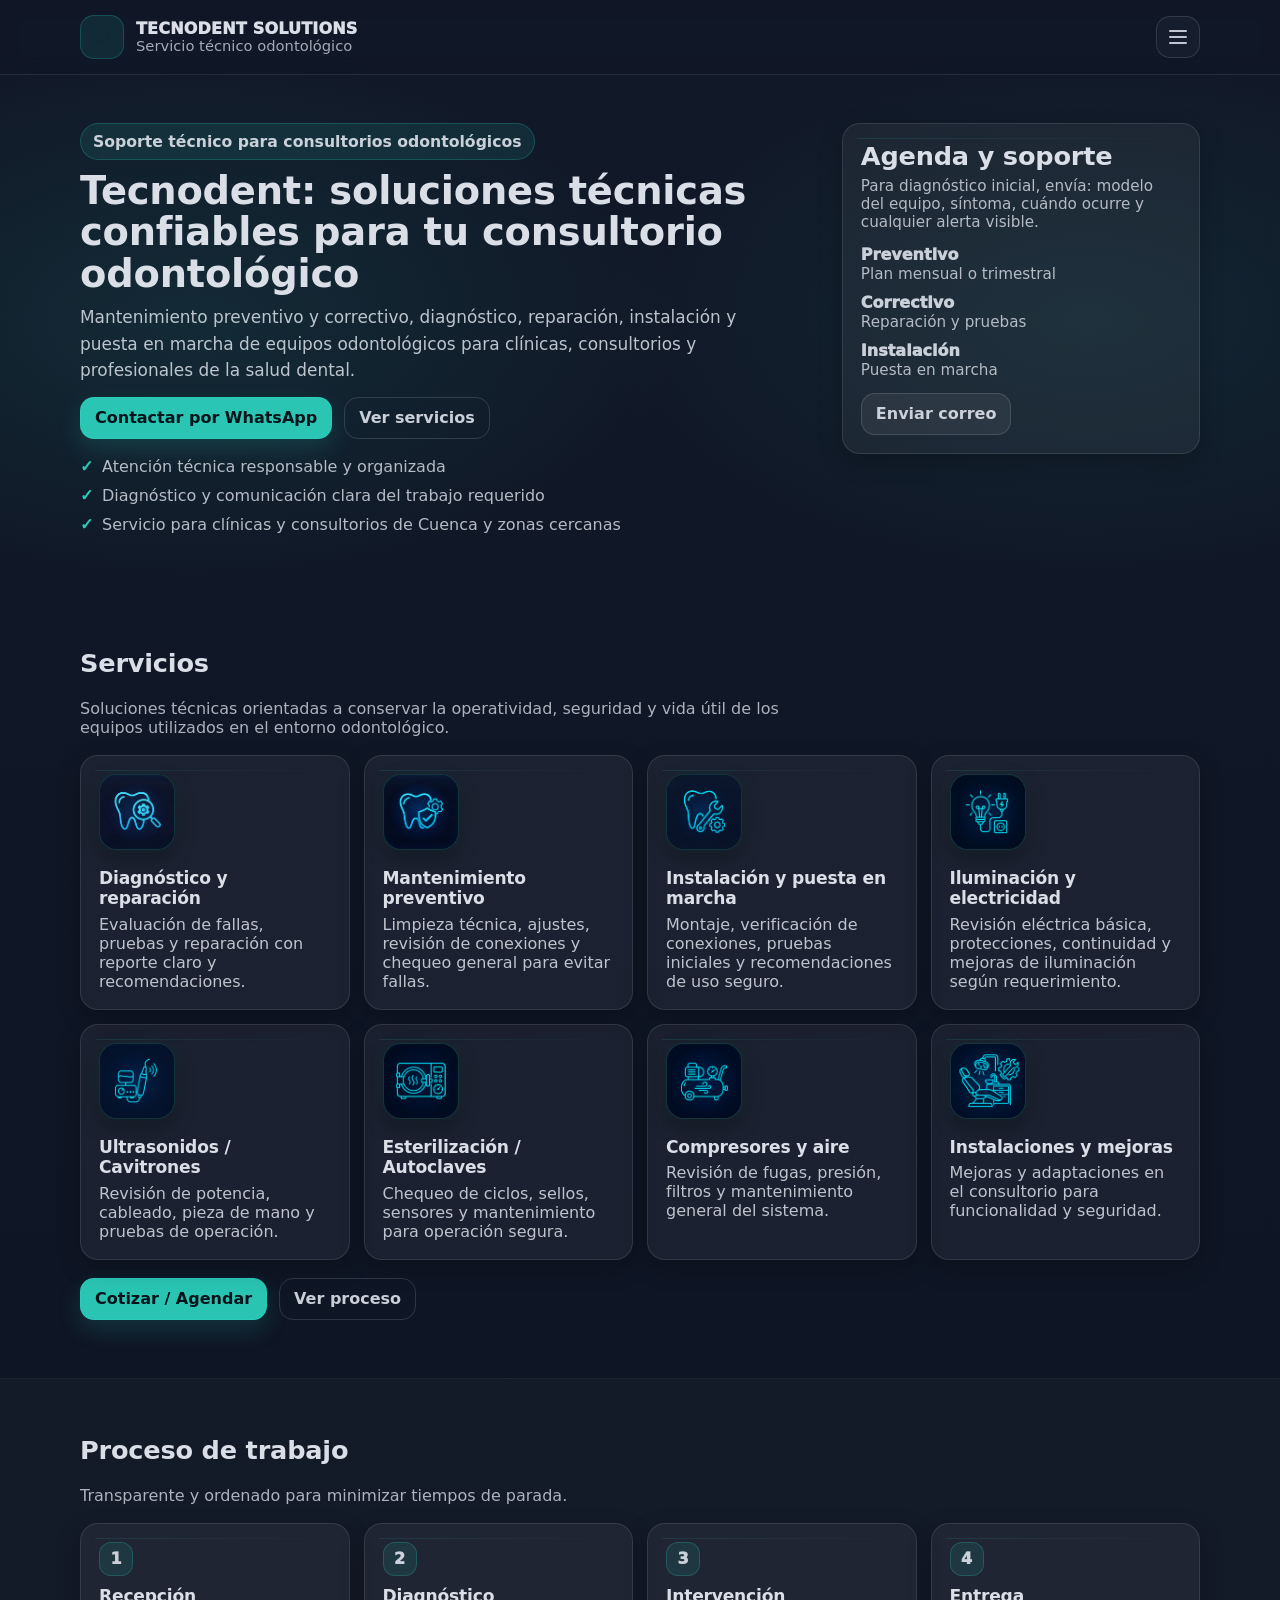
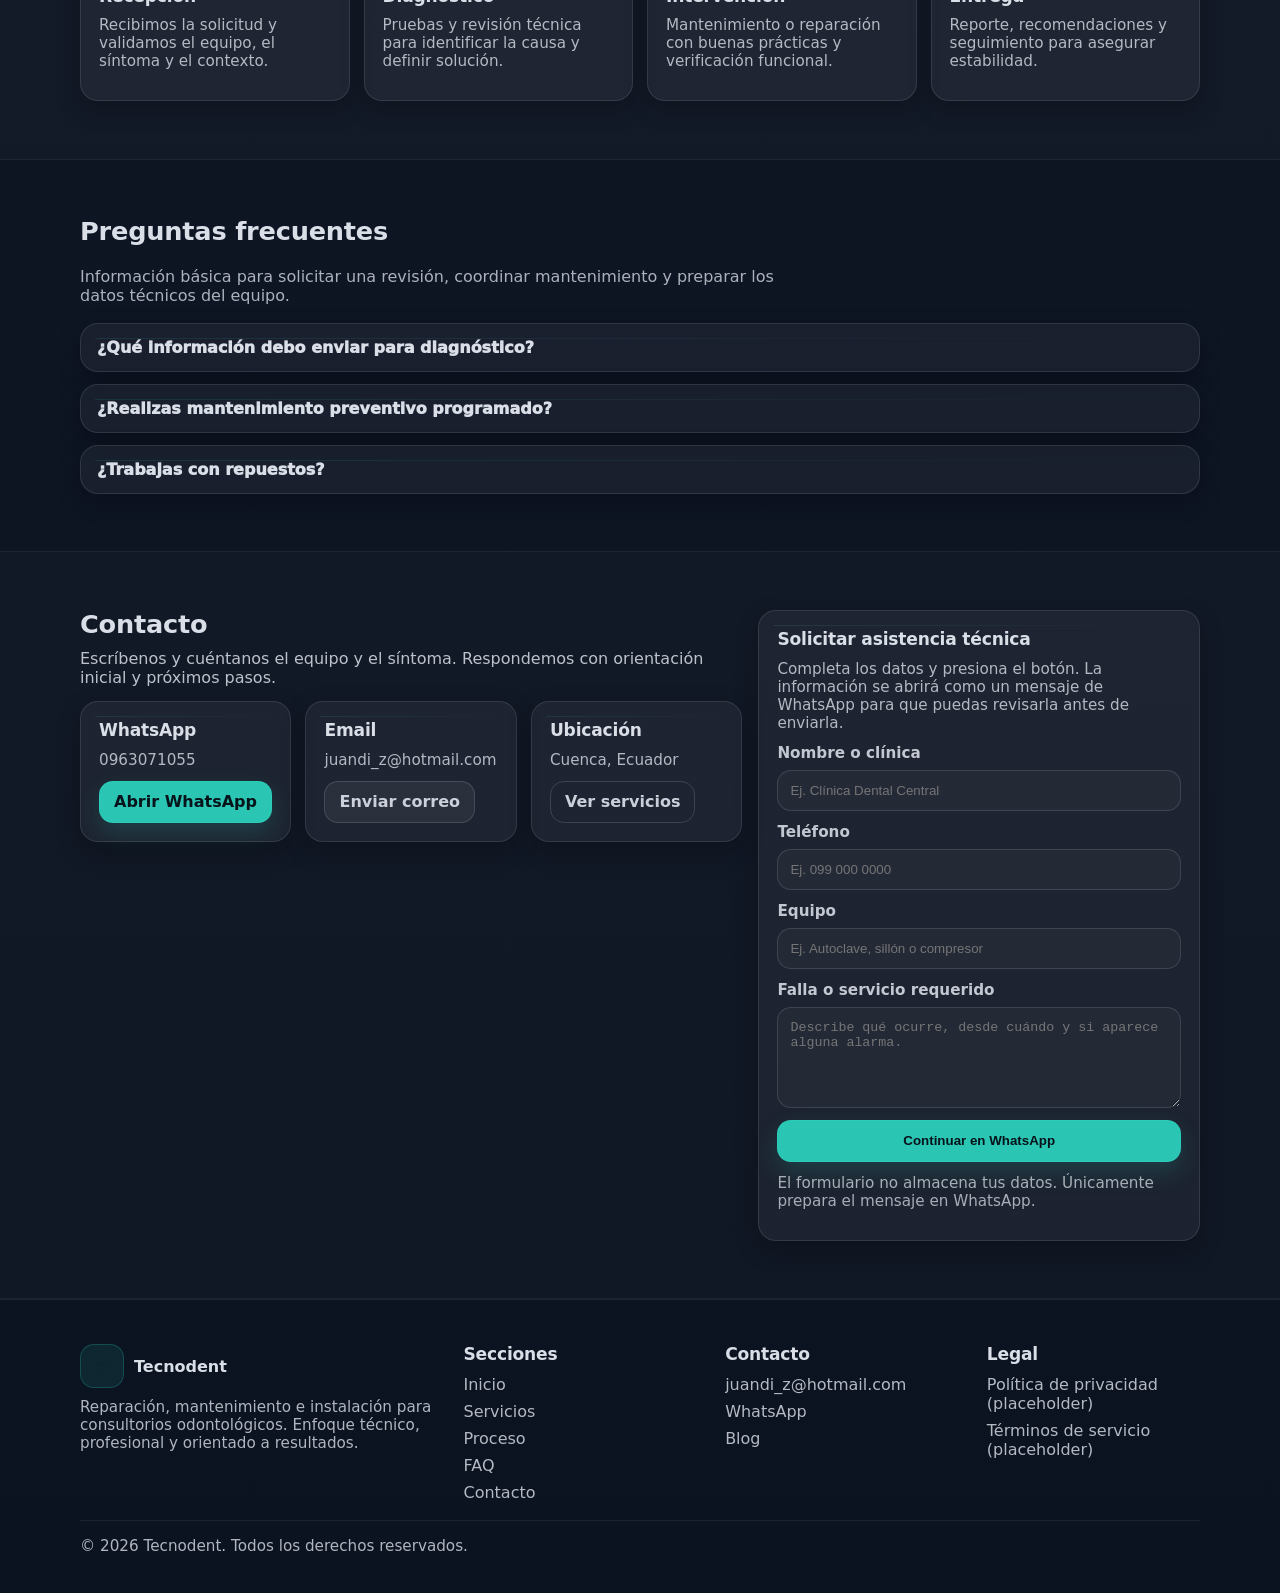
<file: index.html>
<!doctype html>
<html lang="es">
  <head>
    <meta charset="utf-8" />
    <meta name="viewport" content="width=device-width, initial-scale=1" />
    <title>Tecnodent | Servicio técnico odontológico</title>
    <meta
      name="description"
      content="Reparación, mantenimiento e instalación para consultorios odontológicos. Diagnóstico profesional, seguimiento y confianza."
    />
    <meta name="theme-color" content="#111827" />
    <link rel="stylesheet" href="styles.css" />
  </head>

  <body>
    <!-- Skip link para accesibilidad (salta directo al contenido principal) -->
    <a class="skip-link" href="#contenido">Saltar al contenido</a>

    <!-- Header sticky: navegación principal -->
    <header class="site-header" role="banner">
      <div class="container header-inner">
        <a class="brand" href="#inicio" aria-label="Ir al inicio">
          <span class="brand-mark" aria-hidden="true">
            <img
              class="brand-mark__img"
              src="assets/img/Logo.svg"
              width="28"
              height="28"
              alt=""
              decoding="async"
            />
          </span>

          <span class="brand-text">
            <span class="brand-name">TECNODENT SOLUTIONS</span>
            <span class="brand-tag">Servicio técnico odontológico</span>
          </span>
        </a>

        <details class="nav-wrap">
          <summary class="nav-summary" aria-label="Abrir menú">
            <span class="sr-only">Abrir menú</span>
            <span class="nav-icon" aria-hidden="true"></span>
          </summary>

          <nav class="nav" aria-label="Navegación principal">
            <a href="#servicios">Servicios</a>
            <a href="#proceso">Proceso</a>
            <a href="#faq">FAQ</a>
            <a href="#contacto" class="nav-cta">Contacto</a>
            <a href="blog.html">Blog</a>
          </nav>
        </details>
      </div>
    </header>

    <main id="contenido">
      <!-- Hero / Inicio -->
      <section id="inicio" class="hero">
        <div class="container hero-grid">
          <div>
            <p class="eyebrow">
              <span class="badge"
                >Soporte técnico para consultorios odontológicos</span
              >
            </p>
            <h1>
              Tecnodent: soluciones técnicas confiables para tu consultorio
              odontológico
            </h1>
            <p class="lead">
              Mantenimiento preventivo y correctivo, diagnóstico, reparación,
              instalación y puesta en marcha de equipos odontológicos para
              clínicas, consultorios y profesionales de la salud dental.
            </p>

            <div class="hero-actions">
              <a
                class="btn btn-primary"
                id="cta-whatsapp"
                href="https://wa.me/593963071055"
                aria-label="Escribir por WhatsApp"
              >
                Contactar por WhatsApp
              </a>
              <a class="btn btn-ghost" href="#servicios">Ver servicios</a>
            </div>

            <ul class="hero-bullets">
              <li>Atención técnica responsable y organizada</li>
              <li>Diagnóstico y comunicación clara del trabajo requerido</li>
              <li>
                Servicio para clínicas y consultorios de Cuenca y zonas cercanas
              </li>
            </ul>
          </div>

          <div class="hero-card card">
            <h2 class="h3">Agenda y soporte</h2>
            <p class="small">
              Para diagnóstico inicial, envía: modelo del equipo, síntoma,
              cuándo ocurre y cualquier alerta visible.
            </p>

            <div class="mini-stats">
              <div>
                <span class="stat">Preventivo</span>
                <span class="small">Plan mensual o trimestral</span>
              </div>
              <div>
                <span class="stat">Correctivo</span>
                <span class="small">Reparación y pruebas</span>
              </div>
              <div>
                <span class="stat">Instalación</span>
                <span class="small">Puesta en marcha</span>
              </div>
            </div>

            <a class="btn btn-secondary" href="mailto:juandi_z@hotmail.com"
              >Enviar correo</a
            >
          </div>
        </div>
      </section>

      <!-- Servicios -->
      <section id="servicios" class="section">
        <div class="container">
          <header class="section-header">
            <h2>Servicios</h2>
            <p>
              Soluciones técnicas orientadas a conservar la operatividad,
              seguridad y vida útil de los equipos utilizados en el entorno
              odontológico.
            </p>
          </header>

          <div class="grid cards-8">
            <!-- 1. Diagnóstico y reparación -->
            <article
              class="card service-card"
              data-service="diagnostico-y-reparacion"
            >
              <div class="icon service-icon" aria-hidden="true">
                <img
                  src="assets/icons-servicios/Diag_Rep.png"
                  alt=""
                  width="1024"
                  height="1024"
                  loading="lazy"
                  decoding="async"
                />
              </div>

              <h3>Diagnóstico y reparación</h3>

              <p>
                Evaluación de fallas, pruebas y reparación con reporte claro y
                recomendaciones.
              </p>
            </article>

            <!-- 2. Mantenimiento preventivo -->
            <article
              class="card service-card"
              data-service="mantenimiento-preventivo"
            >
              <div class="icon service-icon" aria-hidden="true">
                <img
                  src="assets/icons-servicios/man_prev.png"
                  alt=""
                  width="1024"
                  height="1024"
                  loading="lazy"
                  decoding="async"
                />
              </div>

              <h3>Mantenimiento preventivo</h3>

              <p>
                Limpieza técnica, ajustes, revisión de conexiones y chequeo
                general para evitar fallas.
              </p>
            </article>

            <!-- 3. Instalación y puesta en marcha -->
            <article
              class="card service-card"
              data-service="instalacion-y-puesta-en-marcha"
            >
              <div class="icon service-icon" aria-hidden="true">
                <img
                  src="assets/icons-servicios/ins_pues.png"
                  alt=""
                  width="1024"
                  height="1024"
                  loading="lazy"
                  decoding="async"
                />
              </div>

              <h3>Instalación y puesta en marcha</h3>

              <p>
                Montaje, verificación de conexiones, pruebas iniciales y
                recomendaciones de uso seguro.
              </p>
            </article>

            <!-- 4. Iluminación y electricidad -->
            <article
              class="card service-card"
              data-service="iluminacion-y-electricidad"
            >
              <div class="icon service-icon" aria-hidden="true">
                <img
                  src="assets/icons-servicios/ilu_elec.png"
                  alt=""
                  width="1024"
                  height="1024"
                  loading="lazy"
                  decoding="async"
                />
              </div>

              <h3>Iluminación y electricidad</h3>

              <p>
                Revisión eléctrica básica, protecciones, continuidad y mejoras
                de iluminación según requerimiento.
              </p>
            </article>

            <!-- 5. Ultrasonidos / Cavitrones -->
            <article
              class="card service-card"
              data-service="ultrasonidos-cavitrones"
            >
              <div class="icon service-icon" aria-hidden="true">
                <img
                  src="assets/icons-servicios/ult_cav.png"
                  alt=""
                  width="1024"
                  height="1024"
                  loading="lazy"
                  decoding="async"
                />
              </div>

              <h3>Ultrasonidos / Cavitrones</h3>

              <p>
                Revisión de potencia, cableado, pieza de mano y pruebas de
                operación.
              </p>
            </article>

            <!-- 6. Esterilización / Autoclaves -->
            <article
              class="card service-card"
              data-service="autoclaves-y-esterilizacion"
            >
              <div class="icon service-icon" aria-hidden="true">
                <img
                  src="assets/icons-servicios/est_aut.png"
                  alt=""
                  width="1024"
                  height="1024"
                  loading="lazy"
                  decoding="async"
                />
              </div>

              <h3>Esterilización / Autoclaves</h3>

              <p>
                Chequeo de ciclos, sellos, sensores y mantenimiento para
                operación segura.
              </p>
            </article>

            <!-- 7. Compresores y aire -->
            <article
              class="card service-card"
              data-service="compresores-y-aire"
            >
              <div class="icon service-icon" aria-hidden="true">
                <img
                  src="assets/icons-servicios/comp.png"
                  alt=""
                  width="1024"
                  height="1024"
                  loading="lazy"
                  decoding="async"
                />
              </div>

              <h3>Compresores y aire</h3>

              <p>
                Revisión de fugas, presión, filtros y mantenimiento general del
                sistema.
              </p>
            </article>

            <!-- 8. Instalaciones y mejoras -->
            <article
              class="card service-card"
              data-service="instalaciones-y-mejoras"
            >
              <div class="icon service-icon" aria-hidden="true">
                <img
                  src="assets/icons-servicios/inst_mej.png"
                  alt=""
                  width="1024"
                  height="1024"
                  loading="lazy"
                  decoding="async"
                />
              </div>

              <h3>Instalaciones y mejoras</h3>

              <p>
                Mejoras y adaptaciones en el consultorio para funcionalidad y
                seguridad.
              </p>
            </article>
          </div>

          <div class="section-cta">
            <a class="btn btn-primary" href="#contacto">Cotizar / Agendar</a>
            <a class="btn btn-ghost" href="#proceso">Ver proceso</a>
          </div>
        </div>
      </section>

      <!-- Proceso -->
      <section id="proceso" class="section section-muted">
        <div class="container">
          <header class="section-header">
            <h2>Proceso de trabajo</h2>
            <p>Transparente y ordenado para minimizar tiempos de parada.</p>
          </header>

          <div class="grid cards-4 process">
            <article class="card">
              <div class="step">1</div>
              <h3>Recepción</h3>
              <p class="small">
                Recibimos la solicitud y validamos el equipo, el síntoma y el
                contexto.
              </p>
            </article>

            <article class="card">
              <div class="step">2</div>
              <h3>Diagnóstico</h3>
              <p class="small">
                Pruebas y revisión técnica para identificar la causa y definir
                solución.
              </p>
            </article>

            <article class="card">
              <div class="step">3</div>
              <h3>Intervención</h3>
              <p class="small">
                Mantenimiento o reparación con buenas prácticas y verificación
                funcional.
              </p>
            </article>

            <article class="card">
              <div class="step">4</div>
              <h3>Entrega</h3>
              <p class="small">
                Reporte, recomendaciones y seguimiento para asegurar
                estabilidad.
              </p>
            </article>
          </div>
        </div>
      </section>

      <!-- FAQ -->
      <section id="faq" class="section">
        <div class="container">
          <header class="section-header">
            <h2>Preguntas frecuentes</h2>
            <p>
              Información básica para solicitar una revisión, coordinar
              mantenimiento y preparar los datos técnicos del equipo.
            </p>
          </header>

          <div class="accordion">
            <details class="card">
              <summary>¿Qué información debo enviar para diagnóstico?</summary>
              <div class="details-content small">
                Modelo del equipo, descripción del síntoma, cuándo ocurre, fotos
                o videos si es posible y cualquier alarma o código.
              </div>
            </details>

            <details class="card">
              <summary>¿Realizas mantenimiento preventivo programado?</summary>
              <div class="details-content small">
                Sí. Se puede planificar mensual o trimestral según carga de
                trabajo y criticidad de equipos.
              </div>
            </details>

            <details class="card">
              <summary>¿Trabajas con repuestos?</summary>
              <div class="details-content small">
                Dependiendo del equipo, se gestionan repuestos compatibles y se
                valida funcionamiento antes de entrega.
              </div>
            </details>
          </div>
        </div>
      </section>

      <!-- Contacto -->
      <section id="contacto" class="section section-muted">
        <div class="container split">
          <div>
            <h2>Contacto</h2>
            <p>
              Escríbenos y cuéntanos el equipo y el síntoma. Respondemos con
              orientación inicial y próximos pasos.
            </p>

            <div class="contact-cards">
              <div class="card">
                <h3>WhatsApp</h3>
                <p class="small">0963071055</p>
                <a
                  class="btn btn-primary"
                  id="contacto-whatsapp"
                  href="https://wa.me/593963071055"
                  >Abrir WhatsApp</a
                >
              </div>

              <div class="card">
                <h3>Email</h3>
                <p class="small">juandi_z@hotmail.com</p>
                <a class="btn btn-secondary" href="mailto:juandi_z@hotmail.com"
                  >Enviar correo</a
                >
              </div>

              <div class="card">
                <h3>Ubicación</h3>
                <p class="small">Cuenca, Ecuador</p>
                <a class="btn btn-ghost" href="#servicios">Ver servicios</a>
              </div>
            </div>
          </div>

          <div class="card">
            <h3 class="h3">Solicitar asistencia técnica</h3>

            <p class="small">
              Completa los datos y presiona el botón. La información se abrirá
              como un mensaje de WhatsApp para que puedas revisarla antes de
              enviarla.
            </p>

            <form class="form" id="whatsapp-form">
              <label for="contact-name">
                Nombre o clínica
                <input
                  id="contact-name"
                  type="text"
                  name="name"
                  autocomplete="name"
                  placeholder="Ej. Clínica Dental Central"
                  required
                />
              </label>

              <label for="contact-phone">
                Teléfono
                <input
                  id="contact-phone"
                  type="tel"
                  name="phone"
                  autocomplete="tel"
                  placeholder="Ej. 099 000 0000"
                />
              </label>

              <label for="contact-equipment">
                Equipo
                <input
                  id="contact-equipment"
                  type="text"
                  name="equipment"
                  placeholder="Ej. Autoclave, sillón o compresor"
                  required
                />
              </label>

              <label for="contact-message">
                Falla o servicio requerido
                <textarea
                  id="contact-message"
                  name="message"
                  rows="5"
                  placeholder="Describe qué ocurre, desde cuándo y si aparece alguna alarma."
                  required
                ></textarea>
              </label>

              <button class="btn btn-primary" type="submit">
                Continuar en WhatsApp
              </button>

              <p class="small muted">
                El formulario no almacena tus datos. Únicamente prepara el
                mensaje en WhatsApp.
              </p>
            </form>
          </div>
        </div>
      </section>
    </main>

    <!-- Footer -->
    <footer class="site-footer">
      <div class="container footer-grid">
        <div>
          <div class="footer-brand">
            <span class="brand-mark" aria-hidden="true">
              <img
                class="brand-mark__img"
                src="assets/img/Logo.svg"
                width="26"
                height="26"
                alt=""
                decoding="async"
              />
            </span>
            <strong>Tecnodent</strong>
          </div>
          <p class="small">
            Reparación, mantenimiento e instalación para consultorios
            odontológicos. Enfoque técnico, profesional y orientado a
            resultados.
          </p>
        </div>

        <div>
          <h3>Secciones</h3>
          <ul class="footer-links">
            <li><a href="#inicio">Inicio</a></li>
            <li><a href="#servicios">Servicios</a></li>
            <li><a href="#proceso">Proceso</a></li>
            <li><a href="#faq">FAQ</a></li>
            <li><a href="#contacto">Contacto</a></li>
          </ul>
        </div>

        <div>
          <h3>Contacto</h3>
          <ul class="footer-links">
            <li>
              <a href="mailto:juandi_z@hotmail.com">juandi_z@hotmail.com</a>
            </li>
            <li><a href="https://wa.me/593963071055">WhatsApp</a></li>
            <li><a href="blog.html">Blog</a></li>
          </ul>
        </div>

        <div>
          <h3>Legal</h3>
          <ul class="footer-links">
            <li><a href="#">Política de privacidad (placeholder)</a></li>
            <li><a href="#">Términos de servicio (placeholder)</a></li>
          </ul>
        </div>
      </div>

      <div class="container footer-bottom">
        <p class="small">
          © <span id="year">2026</span> Tecnodent. Todos los derechos
          reservados.
        </p>
      </div>
    </footer>
    <script src="script.js"></script>
  </body>
</html>
</file>
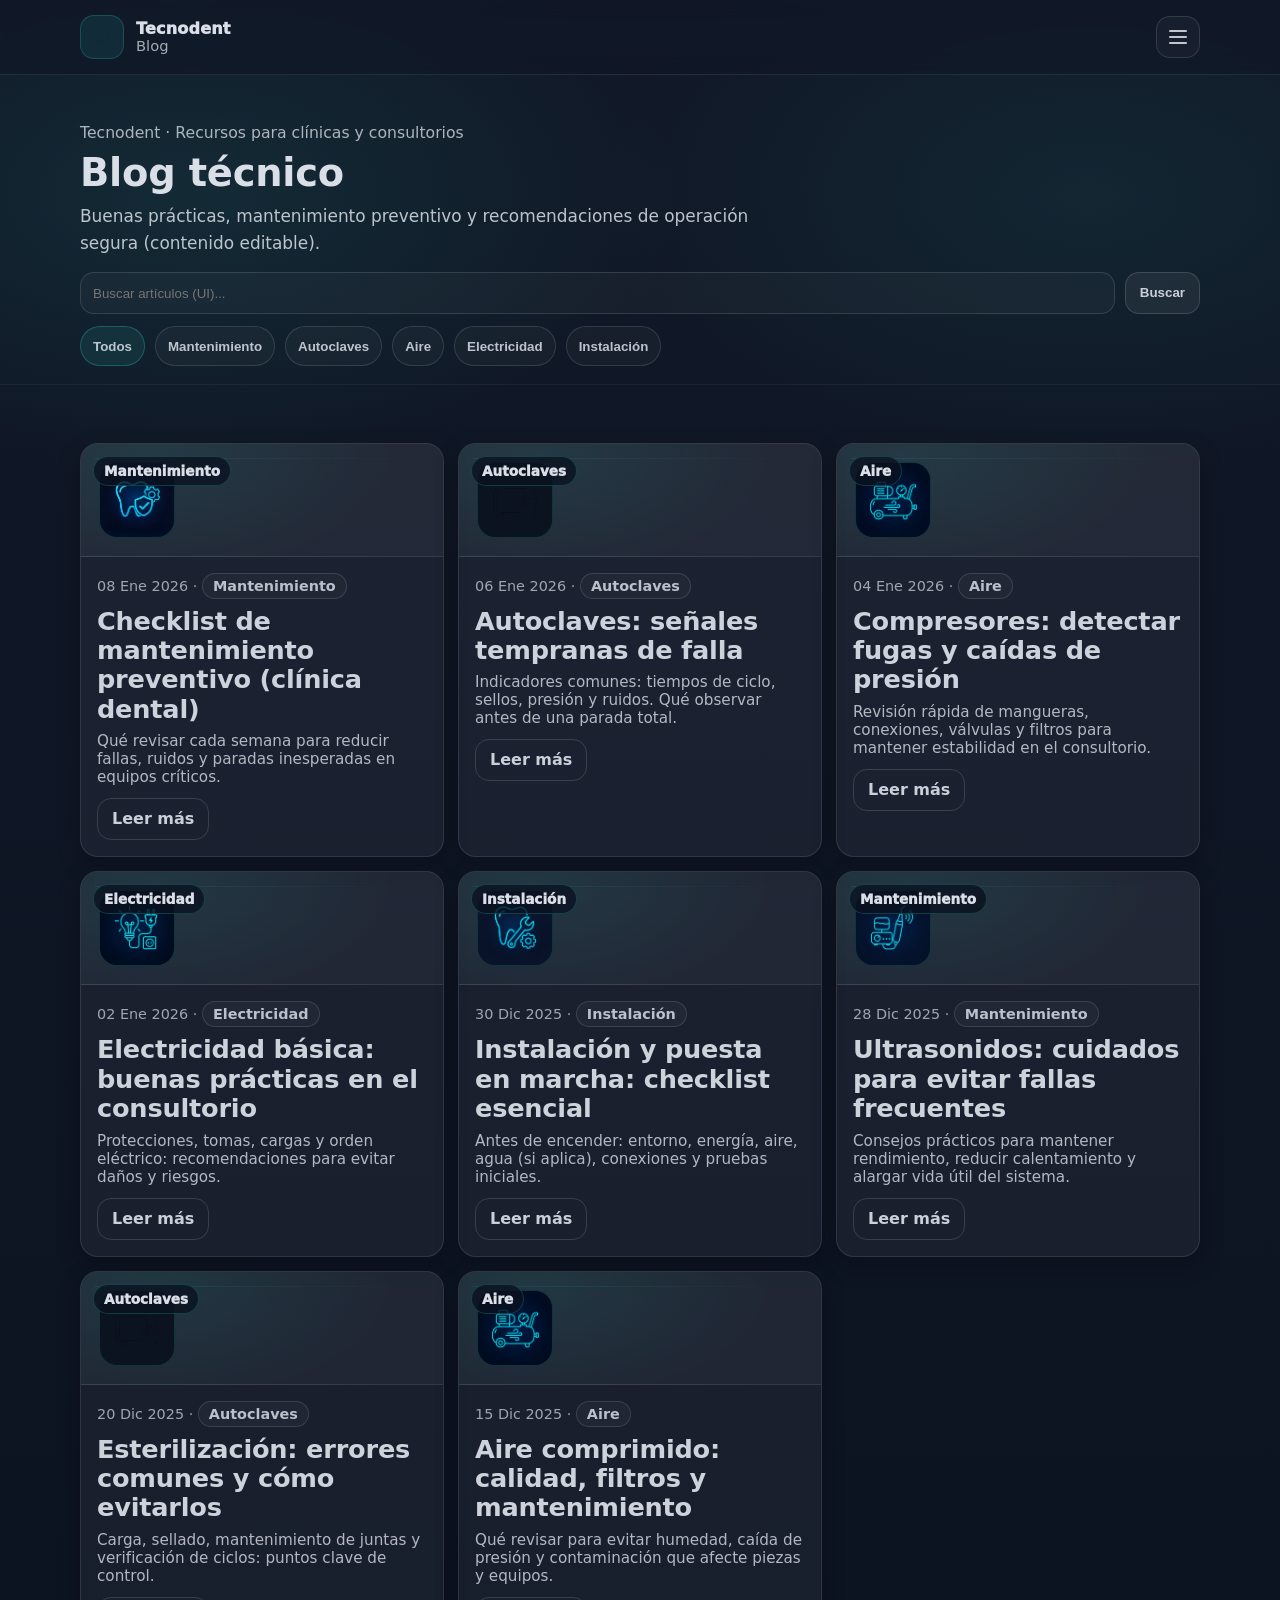
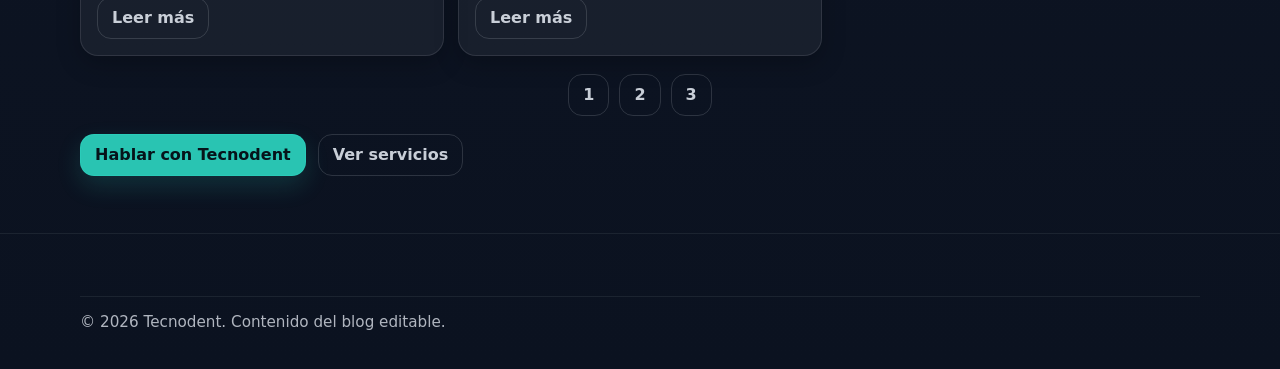
<file: blog.html>
<!doctype html>
<html lang="es">
  <head>
    <meta charset="utf-8" />
    <meta name="viewport" content="width=device-width, initial-scale=1" />
    <title>Blog | Tecnodent</title>
    <meta
      name="description"
      content="Consejos de mantenimiento, seguridad y operación para equipos odontológicos."
    />
    <link rel="stylesheet" href="styles.css" />
    <meta name="theme-color" content="#111827" />
  </head>

  <body>
    <a class="skip-link" href="#contenido">Saltar al contenido</a>

    <header class="site-header" role="banner">
      <div class="container header-inner">
        <a class="brand" href="index.html" aria-label="Ir al inicio">
          <span class="brand-mark" aria-hidden="true">
            <img
              class="brand-mark__img"
              src="assets/img/Logo.svg"
              width="28"
              height="28"
              alt=""
              decoding="async"
            />
          </span>
          <span class="brand-text">
            <span class="brand-name">Tecnodent</span>
            <span class="brand-tag">Blog</span>
          </span>
        </a>

        <details class="nav-wrap">
          <summary class="nav-summary" aria-label="Abrir menú">
            <span class="sr-only">Abrir menú</span>
            <span class="nav-icon" aria-hidden="true"></span>
          </summary>

          <nav class="nav" aria-label="Navegación principal">
            <a href="index.html#servicios">Servicios</a>
            <a href="index.html#proceso">Proceso</a>
            <a href="index.html#faq">FAQ</a>
            <a href="index.html#contacto" class="nav-cta">Contacto</a>
            <a href="blog.html" aria-current="page">Blog</a>
          </nav>
        </details>
      </div>
    </header>

    <main id="contenido">
      <section class="page-hero">
        <div class="container">
          <p class="eyebrow">
            Tecnodent · Recursos para clínicas y consultorios
          </p>
          <h1>Blog técnico</h1>
          <p class="lead">
            Buenas prácticas, mantenimiento preventivo y recomendaciones de
            operación segura (contenido editable).
          </p>

          <!-- Barra de búsqueda visual (UI-only, sin JS) -->
          <form
            class="search"
            role="search"
            aria-label="Buscar en el blog (solo interfaz)"
          >
            <label class="sr-only" for="q">Buscar</label>
            <input
              id="q"
              name="q"
              type="search"
              placeholder="Buscar artículos (UI)..."
            />
            <button class="btn btn-secondary" type="submit">Buscar</button>
          </form>

          <!-- Chips de categorías (solo UI) -->
          <div class="chips" aria-label="Categorías (solo interfaz)">
            <button class="chip is-active" type="button">Todos</button>
            <button class="chip" type="button">Mantenimiento</button>
            <button class="chip" type="button">Autoclaves</button>
            <button class="chip" type="button">Aire</button>
            <button class="chip" type="button">Electricidad</button>
            <button class="chip" type="button">Instalación</button>
          </div>
        </div>
      </section>

      <section class="section">
        <div class="container">
          <div class="grid posts-8">
            <article
              class="card post-card"
              data-post="checklist-mantenimiento"
              data-category="Mantenimiento"
            >
              <a
                class="post-media"
                href="post.html"
                aria-label="Leer artículo: Checklist de mantenimiento preventivo (clínica dental)"
              >
                <span class="media-badge">Mantenimiento</span>
                <span class="media-placeholder" aria-hidden="true">
                  <img
                    src="assets/icons-servicios/man_prev.png"
                    width="48"
                    height="48"
                    alt=""
                    decoding="async"
                  />
                </span>
              </a>
              <div class="post-body">
                <p class="meta">
                  08 Ene 2026 · <span class="tag">Mantenimiento</span>
                </p>
                <h2 class="post-title">
                  <a href="post.html"
                    >Checklist de mantenimiento preventivo (clínica dental)</a
                  >
                </h2>
                <p class="small">
                  Qué revisar cada semana para reducir fallas, ruidos y paradas
                  inesperadas en equipos críticos.
                </p>
                <a class="btn btn-ghost" href="post.html">Leer más</a>
              </div>
            </article>

            <article
              class="card post-card"
              data-post="autoclaves-senales"
              data-category="Autoclaves"
            >
              <a
                class="post-media"
                href="post.html"
                aria-label="Leer artículo: Autoclaves: señales tempranas de falla"
              >
                <span class="media-badge">Autoclaves</span>
                <span class="media-placeholder" aria-hidden="true">
                  <img
                    src="assets/img/autoclaves-y-esterilizacion.svg"
                    width="48"
                    height="48"
                    alt=""
                    decoding="async"
                  />
                </span>
              </a>
              <div class="post-body">
                <p class="meta">
                  06 Ene 2026 · <span class="tag">Autoclaves</span>
                </p>
                <h2 class="post-title">
                  <a href="post.html">Autoclaves: señales tempranas de falla</a>
                </h2>
                <p class="small">
                  Indicadores comunes: tiempos de ciclo, sellos, presión y
                  ruidos. Qué observar antes de una parada total.
                </p>
                <a class="btn btn-ghost" href="post.html">Leer más</a>
              </div>
            </article>

            <article
              class="card post-card"
              data-post="compresor-fugas"
              data-category="Aire"
            >
              <a
                class="post-media"
                href="post.html"
                aria-label="Leer artículo: Compresores: cómo detectar fugas y caídas de presión"
              >
                <span class="media-badge">Aire</span>
                <span class="media-placeholder" aria-hidden="true">
                  <img
                    src="assets/icons-servicios/comp.png"
                    width="48"
                    height="48"
                    alt=""
                    decoding="async"
                  />
                </span>
              </a>
              <div class="post-body">
                <p class="meta">04 Ene 2026 · <span class="tag">Aire</span></p>
                <h2 class="post-title">
                  <a href="post.html"
                    >Compresores: detectar fugas y caídas de presión</a
                  >
                </h2>
                <p class="small">
                  Revisión rápida de mangueras, conexiones, válvulas y filtros
                  para mantener estabilidad en el consultorio.
                </p>
                <a class="btn btn-ghost" href="post.html">Leer más</a>
              </div>
            </article>

            <article
              class="card post-card"
              data-post="iluminacion-segura"
              data-category="Electricidad"
            >
              <a
                class="post-media"
                href="post.html"
                aria-label="Leer artículo: Electricidad básica: buenas prácticas en el consultorio"
              >
                <span class="media-badge">Electricidad</span>
                <span class="media-placeholder" aria-hidden="true">
                  <img
                    src="assets/icons-servicios/ilu_elec.png"
                    width="48"
                    height="48"
                    alt=""
                    decoding="async"
                  />
                </span>
              </a>
              <div class="post-body">
                <p class="meta">
                  02 Ene 2026 · <span class="tag">Electricidad</span>
                </p>
                <h2 class="post-title">
                  <a href="post.html"
                    >Electricidad básica: buenas prácticas en el consultorio</a
                  >
                </h2>
                <p class="small">
                  Protecciones, tomas, cargas y orden eléctrico: recomendaciones
                  para evitar daños y riesgos.
                </p>
                <a class="btn btn-ghost" href="post.html">Leer más</a>
              </div>
            </article>

            <article
              class="card post-card"
              data-post="instalacion-puesta-en-marcha"
              data-category="Instalación"
            >
              <a
                class="post-media"
                href="post.html"
                aria-label="Leer artículo: Instalación y puesta en marcha: checklist esencial"
              >
                <span class="media-badge">Instalación</span>
                <span class="media-placeholder" aria-hidden="true">
                  <img
                    src="assets/icons-servicios/ins_pues.png"
                    width="48"
                    height="48"
                    alt=""
                    decoding="async"
                  />
                </span>
              </a>
              <div class="post-body">
                <p class="meta">
                  30 Dic 2025 · <span class="tag">Instalación</span>
                </p>
                <h2 class="post-title">
                  <a href="post.html"
                    >Instalación y puesta en marcha: checklist esencial</a
                  >
                </h2>
                <p class="small">
                  Antes de encender: entorno, energía, aire, agua (si aplica),
                  conexiones y pruebas iniciales.
                </p>
                <a class="btn btn-ghost" href="post.html">Leer más</a>
              </div>
            </article>

            <article
              class="card post-card"
              data-post="ultrasonidos-cuidados"
              data-category="Mantenimiento"
            >
              <a
                class="post-media"
                href="post.html"
                aria-label="Leer artículo: Ultrasonidos: cuidados para evitar fallas frecuentes"
              >
                <span class="media-badge">Mantenimiento</span>
                <span class="media-placeholder" aria-hidden="true">
                  <img
                    src="assets/icons-servicios/ult_cav.png"
                    width="48"
                    height="48"
                    alt=""
                    decoding="async"
                  />
                </span>
              </a>
              <div class="post-body">
                <p class="meta">
                  28 Dic 2025 · <span class="tag">Mantenimiento</span>
                </p>
                <h2 class="post-title">
                  <a href="post.html"
                    >Ultrasonidos: cuidados para evitar fallas frecuentes</a
                  >
                </h2>
                <p class="small">
                  Consejos prácticos para mantener rendimiento, reducir
                  calentamiento y alargar vida útil del sistema.
                </p>
                <a class="btn btn-ghost" href="post.html">Leer más</a>
              </div>
            </article>

            <article
              class="card post-card"
              data-post="seguridad-esterilizacion"
              data-category="Autoclaves"
            >
              <a
                class="post-media"
                href="post.html"
                aria-label="Leer artículo: Esterilización: errores comunes y cómo evitarlos"
              >
                <span class="media-badge">Autoclaves</span>
                <span class="media-placeholder" aria-hidden="true">
                  <img
                    src="assets/img/autoclaves-y-esterilizacion.svg"
                    width="48"
                    height="48"
                    alt=""
                    decoding="async"
                  />
                </span>
              </a>
              <div class="post-body">
                <p class="meta">
                  20 Dic 2025 · <span class="tag">Autoclaves</span>
                </p>
                <h2 class="post-title">
                  <a href="post.html"
                    >Esterilización: errores comunes y cómo evitarlos</a
                  >
                </h2>
                <p class="small">
                  Carga, sellado, mantenimiento de juntas y verificación de
                  ciclos: puntos clave de control.
                </p>
                <a class="btn btn-ghost" href="post.html">Leer más</a>
              </div>
            </article>

            <article
              class="card post-card"
              data-post="aire-calidad"
              data-category="Aire"
            >
              <a
                class="post-media"
                href="post.html"
                aria-label="Leer artículo: Aire comprimido: calidad, filtros y mantenimiento"
              >
                <span class="media-badge">Aire</span>
                <span class="media-placeholder" aria-hidden="true">
                  <img
                    src="assets/icons-servicios/comp.png"
                    width="48"
                    height="48"
                    alt=""
                    decoding="async"
                  />
                </span>
              </a>
              <div class="post-body">
                <p class="meta">15 Dic 2025 · <span class="tag">Aire</span></p>
                <h2 class="post-title">
                  <a href="post.html"
                    >Aire comprimido: calidad, filtros y mantenimiento</a
                  >
                </h2>
                <p class="small">
                  Qué revisar para evitar humedad, caída de presión y
                  contaminación que afecte piezas y equipos.
                </p>
                <a class="btn btn-ghost" href="post.html">Leer más</a>
              </div>
            </article>
          </div>

          <nav class="pagination" aria-label="Paginación (solo interfaz)">
            <a class="btn btn-ghost" href="blog.html" aria-current="page">1</a>
            <a class="btn btn-ghost" href="blog.html">2</a>
            <a class="btn btn-ghost" href="blog.html">3</a>
          </nav>

          <div class="section-cta">
            <a class="btn btn-primary" href="index.html#contacto"
              >Hablar con Tecnodent</a
            >
            <a class="btn btn-ghost" href="index.html#servicios"
              >Ver servicios</a
            >
          </div>
        </div>
      </section>
    </main>

    <footer class="site-footer">
      <div class="container footer-bottom">
        <p class="small">
          © <span id="year">2026</span> Tecnodent. Contenido del blog editable.
        </p>
      </div>
    </footer>
    <script src="script.js"></script>
  </body>
</html>
</file>
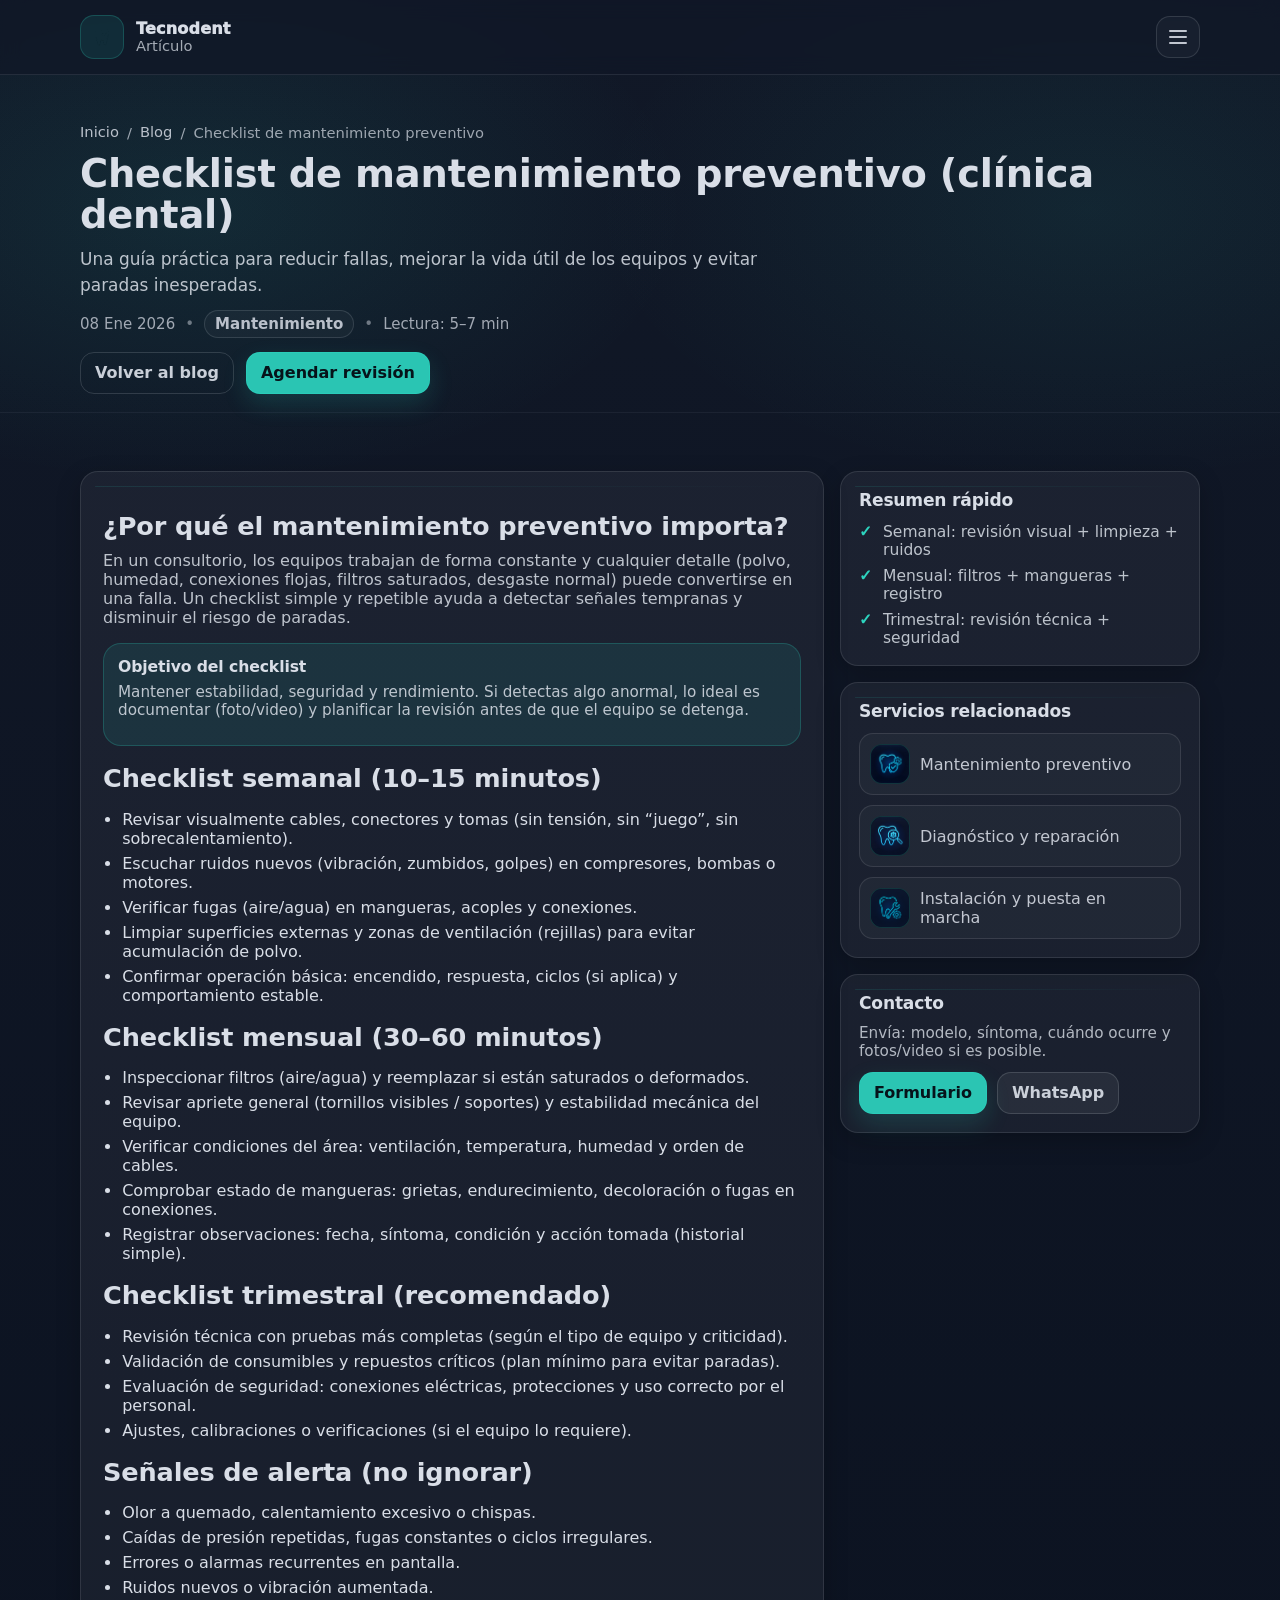
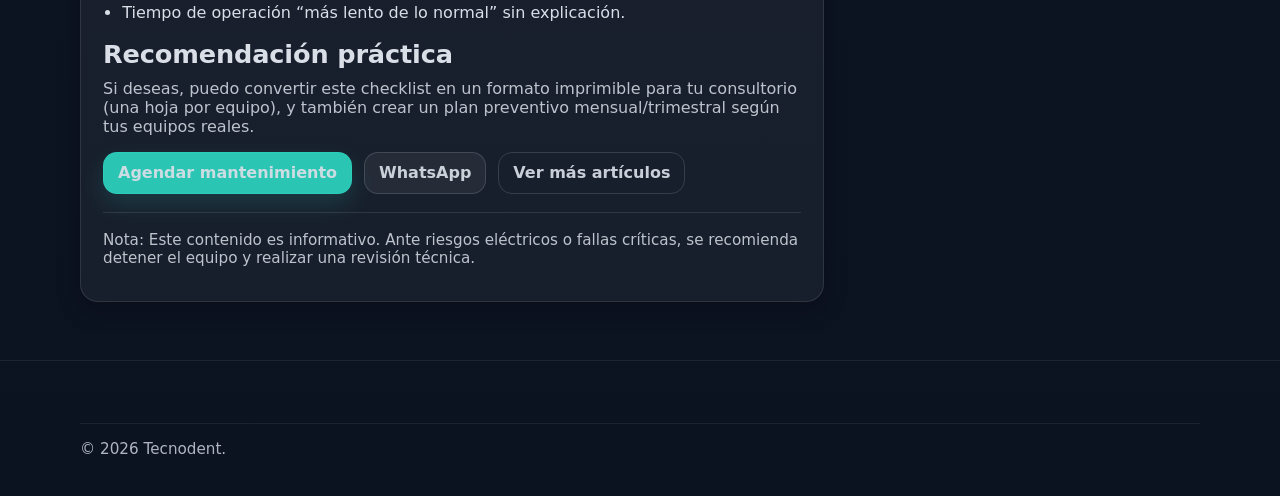
<file: post.html>
<!doctype html>
<html lang="es">
  <head>
    <meta charset="utf-8" />
    <meta name="viewport" content="width=device-width, initial-scale=1" />
    <title>Checklist de mantenimiento preventivo | Blog | Tecnodent</title>
    <meta
      name="description"
      content="Checklist práctico de mantenimiento preventivo para reducir fallas en equipos odontológicos y evitar paradas inesperadas."
    />
    <meta name="theme-color" content="#111827" />
    <link rel="stylesheet" href="styles.css" />
  </head>

  <body>
    <a class="skip-link" href="#contenido">Saltar al contenido</a>

    <header class="site-header" role="banner">
      <div class="container header-inner">
        <a class="brand" href="index.html" aria-label="Ir al inicio">
          <span class="brand-mark" aria-hidden="true">
            <img
              class="brand-mark__img"
              src="assets/img/Logo.svg"
              width="28"
              height="28"
              alt=""
              decoding="async"
            />
          </span>
          <span class="brand-text">
            <span class="brand-name">Tecnodent</span>
            <span class="brand-tag">Artículo</span>
          </span>
        </a>

        <details class="nav-wrap">
          <summary class="nav-summary" aria-label="Abrir menú">
            <span class="sr-only">Abrir menú</span>
            <span class="nav-icon" aria-hidden="true"></span>
          </summary>

          <nav class="nav" aria-label="Navegación principal">
            <a href="index.html#servicios">Servicios</a>
            <a href="index.html#proceso">Proceso</a>
            <a href="index.html#faq">FAQ</a>
            <a href="index.html#contacto" class="nav-cta">Contacto</a>
            <a href="blog.html">Blog</a>
          </nav>
        </details>
      </div>
    </header>

    <main id="contenido">
      <section class="page-hero">
        <div class="container">
          <nav class="breadcrumbs" aria-label="Migas de pan">
            <a href="index.html">Inicio</a>
            <span aria-hidden="true">/</span>
            <a href="blog.html">Blog</a>
            <span aria-hidden="true">/</span>
            <span aria-current="page"
              >Checklist de mantenimiento preventivo</span
            >
          </nav>

          <h1>Checklist de mantenimiento preventivo (clínica dental)</h1>
          <p class="lead">
            Una guía práctica para reducir fallas, mejorar la vida útil de los
            equipos y evitar paradas inesperadas.
          </p>

          <div class="post-meta" data-post-meta>
            <span class="meta-item">08 Ene 2026</span>
            <span class="meta-dot" aria-hidden="true">•</span>
            <span class="meta-item"
              ><span class="tag">Mantenimiento</span></span
            >
            <span class="meta-dot" aria-hidden="true">•</span>
            <span class="meta-item">Lectura: 5–7 min</span>
          </div>

          <div class="page-hero-actions">
            <a class="btn btn-ghost" href="blog.html">Volver al blog</a>
            <a class="btn btn-primary" href="index.html#contacto"
              >Agendar revisión</a
            >
          </div>
        </div>
      </section>

      <section class="section">
        <div class="container post-layout" data-reading-container>
          <!-- ARTÍCULO -->
          <article
            class="card post-article"
            data-post="checklist-mantenimiento"
          >
            <div class="prose">
              <h2>¿Por qué el mantenimiento preventivo importa?</h2>
              <p>
                En un consultorio, los equipos trabajan de forma constante y
                cualquier detalle (polvo, humedad, conexiones flojas, filtros
                saturados, desgaste normal) puede convertirse en una falla. Un
                checklist simple y repetible ayuda a detectar señales tempranas
                y disminuir el riesgo de paradas.
              </p>

              <div class="callout" role="note">
                <h3 class="h4">Objetivo del checklist</h3>
                <p class="small">
                  Mantener estabilidad, seguridad y rendimiento. Si detectas
                  algo anormal, lo ideal es documentar (foto/video) y planificar
                  la revisión antes de que el equipo se detenga.
                </p>
              </div>

              <h2>Checklist semanal (10–15 minutos)</h2>
              <ul>
                <li>
                  Revisar visualmente cables, conectores y tomas (sin tensión,
                  sin “juego”, sin sobrecalentamiento).
                </li>
                <li>
                  Escuchar ruidos nuevos (vibración, zumbidos, golpes) en
                  compresores, bombas o motores.
                </li>
                <li>
                  Verificar fugas (aire/agua) en mangueras, acoples y
                  conexiones.
                </li>
                <li>
                  Limpiar superficies externas y zonas de ventilación (rejillas)
                  para evitar acumulación de polvo.
                </li>
                <li>
                  Confirmar operación básica: encendido, respuesta, ciclos (si
                  aplica) y comportamiento estable.
                </li>
              </ul>

              <h2>Checklist mensual (30–60 minutos)</h2>
              <ul>
                <li>
                  Inspeccionar filtros (aire/agua) y reemplazar si están
                  saturados o deformados.
                </li>
                <li>
                  Revisar apriete general (tornillos visibles / soportes) y
                  estabilidad mecánica del equipo.
                </li>
                <li>
                  Verificar condiciones del área: ventilación, temperatura,
                  humedad y orden de cables.
                </li>
                <li>
                  Comprobar estado de mangueras: grietas, endurecimiento,
                  decoloración o fugas en conexiones.
                </li>
                <li>
                  Registrar observaciones: fecha, síntoma, condición y acción
                  tomada (historial simple).
                </li>
              </ul>

              <h2>Checklist trimestral (recomendado)</h2>
              <ul>
                <li>
                  Revisión técnica con pruebas más completas (según el tipo de
                  equipo y criticidad).
                </li>
                <li>
                  Validación de consumibles y repuestos críticos (plan mínimo
                  para evitar paradas).
                </li>
                <li>
                  Evaluación de seguridad: conexiones eléctricas, protecciones y
                  uso correcto por el personal.
                </li>
                <li>
                  Ajustes, calibraciones o verificaciones (si el equipo lo
                  requiere).
                </li>
              </ul>

              <h2>Señales de alerta (no ignorar)</h2>
              <ul>
                <li>Olor a quemado, calentamiento excesivo o chispas.</li>
                <li>
                  Caídas de presión repetidas, fugas constantes o ciclos
                  irregulares.
                </li>
                <li>Errores o alarmas recurrentes en pantalla.</li>
                <li>Ruidos nuevos o vibración aumentada.</li>
                <li>
                  Tiempo de operación “más lento de lo normal” sin explicación.
                </li>
              </ul>

              <h2>Recomendación práctica</h2>
              <p>
                Si deseas, puedo convertir este checklist en un formato
                imprimible para tu consultorio (una hoja por equipo), y también
                crear un plan preventivo mensual/trimestral según tus equipos
                reales.
              </p>

              <div class="post-actions">
                <a
                  class="btn btn-primary"
                  href="index.html#contacto"
                  id="post-cta-agendar"
                  >Agendar mantenimiento</a
                >
                <a
                  class="btn btn-secondary"
                  href="https://wa.me/593963071055"
                  id="post-cta-whatsapp"
                  >WhatsApp</a
                >
                <a class="btn btn-ghost" href="blog.html">Ver más artículos</a>
              </div>

              <hr />

              <p class="small muted">
                Nota: Este contenido es informativo. Ante riesgos eléctricos o
                fallas críticas, se recomienda detener el equipo y realizar una
                revisión técnica.
              </p>
            </div>
          </article>

          <!-- ASIDE -->
          <aside class="post-aside" aria-label="Panel lateral">
            <div class="card aside-card">
              <h3 class="h3">Resumen rápido</h3>
              <ul class="checklist compact" data-checklist>
                <li>Semanal: revisión visual + limpieza + ruidos</li>
                <li>Mensual: filtros + mangueras + registro</li>
                <li>Trimestral: revisión técnica + seguridad</li>
              </ul>
            </div>

            <div class="card aside-card">
              <h3 class="h3">Servicios relacionados</h3>
              <ul class="aside-links">
                <li>
                  <a href="index.html#servicios">
                    <span class="mini-icon" aria-hidden="true">
                      <img
                        src="assets/icons-servicios/man_prev.png"
                        width="18"
                        height="18"
                        alt=""
                        decoding="async"
                      />
                    </span>
                    Mantenimiento preventivo
                  </a>
                </li>
                <li>
                  <a href="index.html#servicios">
                    <span class="mini-icon" aria-hidden="true">
                      <img
                        src="assets/icons-servicios/Diag_Rep.png"
                        width="18"
                        height="18"
                        alt=""
                        decoding="async"
                      />
                    </span>
                    Diagnóstico y reparación
                  </a>
                </li>
                <li>
                  <a href="index.html#servicios">
                    <span class="mini-icon" aria-hidden="true">
                      <img
                        src="assets/icons-servicios/ins_pues.png"
                        width="18"
                        height="18"
                        alt=""
                        decoding="async"
                      />
                    </span>
                    Instalación y puesta en marcha
                  </a>
                </li>
              </ul>
            </div>

            <div class="card aside-card">
              <h3 class="h3">Contacto</h3>
              <p class="small">
                Envía: modelo, síntoma, cuándo ocurre y fotos/video si es
                posible.
              </p>
              <div class="aside-actions">
                <a class="btn btn-primary" href="index.html#contacto"
                  >Formulario</a
                >
                <a class="btn btn-secondary" href="https://wa.me/593963071055"
                  >WhatsApp</a
                >
              </div>
            </div>
          </aside>
        </div>
      </section>
    </main>

    <footer class="site-footer">
      <div class="container footer-bottom">
        <p class="small">© <span id="year">2026</span> Tecnodent.</p>
      </div>
    </footer>
    <script src="script.js"></script>
  </body>
</html>
</file>
<file: styles.css>
/* =========================================================
   Tecnodent - Styles (v2)
   Objetivo: diseño moderno, limpio, premium técnico (inspirado en layout "medical")
   - Solo HTML + CSS
   - Responsive + accesible (foco visible, contraste, tamaños clicables)
   ========================================================= */

/* -------------------------
   1) Variables de diseño
   ------------------------- */
:root {
  /* Colores base */
  --bg: #111827;
  --bg-2: #0b1220;
  --surface: rgba(255, 255, 255, 0.06);
  --surface-2: rgba(255, 255, 255, 0.08);
  --border: rgba(217, 222, 231, 0.16);

  --text: #d9dee7;
  --muted: rgba(217, 222, 231, 0.74);

  /* Acento (moderado, no “neón”) */
  --accent: #2dd4bf; /* teal */
  --accent-2: rgba(45, 212, 191, 0.18);

  /* Sombras (sutiles) */
  --shadow: 0 10px 30px rgba(0, 0, 0, 0.35);

  /* Tipografía */
  --font:
    ui-sans-serif, system-ui, -apple-system, "Segoe UI", Roboto, Arial,
    "Noto Sans", "Liberation Sans", sans-serif;

  /* Radios */
  --radius: 18px;
  --radius-2: 24px;

  --h1: clamp(2.05rem, 3vw, 3.15rem);
  --h2: clamp(1.45rem, 2vw, 1.95rem);
  --h3: 1.07rem;
  --p: 1rem;

  /* Layout */
  --header-h: 74px;
  --section-y: clamp(2.6rem, 5vw, 3.6rem);
  --gap: 18px;

  /* Accesibilidad */
  --ring: 0 0 0 3px rgba(45, 212, 191, 0.22);
}

/* -------------------------
   2) Base
   ------------------------- */
* {
  box-sizing: border-box;
}
html {
  scroll-behavior: smooth;
}
body {
  margin: 0;
  font-family: var(--font);
  color: var(--text);
  background:
    radial-gradient(
      900px 500px at 15% 10%,
      rgba(45, 212, 191, 0.1),
      transparent 55%
    ),
    radial-gradient(
      900px 500px at 85% 10%,
      rgba(45, 212, 191, 0.08),
      transparent 55%
    ),
    linear-gradient(180deg, var(--bg), var(--bg-2));
  min-height: 100vh;
}

img {
  max-width: 100%;
  height: auto;
}
a {
  color: inherit;
}

.container {
  width: min(1120px, 100% - 2.2rem);
  margin: 0 auto;
}

/* Accesibilidad */
.sr-only {
  position: absolute;
  width: 1px;
  height: 1px;
  padding: 0;
  margin: -1px;
  overflow: hidden;
  clip: rect(0, 0, 0, 0);
  border: 0;
}
.skip-link {
  position: absolute;
  left: -999px;
  top: 8px;
  background: rgba(11, 18, 32, 0.92);
  border: 1px solid rgba(217, 222, 231, 0.18);
  padding: 10px 12px;
  border-radius: 12px;
  z-index: 999;
}
.skip-link:focus {
  left: 10px;
  outline: 2px solid var(--accent);
}

/* Reduce motion */
@media (prefers-reduced-motion: reduce) {
  * {
    scroll-behavior: auto !important;
    transition: none !important;
    animation: none !important;
  }
}

/* -------------------------
   3) Tipografía
   ------------------------- */
h1,
h2,
h3 {
  margin: 0 0 10px;
  letter-spacing: -0.2px;
}
h1 {
  font-size: var(--h1);
  line-height: 1.08;
}
h2 {
  font-size: var(--h2);
  line-height: 1.15;
}
h3 {
  font-size: var(--h3);
  line-height: 1.2;
}
p {
  margin: 0 0 12px;
  font-size: var(--p);
  color: rgba(217, 222, 231, 0.86);
}

.lead {
  font-size: 1.06rem;
  line-height: 1.55;
  color: rgba(217, 222, 231, 0.86);
  max-width: 65ch;
}
.small {
  font-size: 0.95rem;
  color: rgba(217, 222, 231, 0.8);
}

/* -------------------------
   4) Componentes generales
   ------------------------- */
.badge {
  display: inline-flex;
  align-items: center;
  gap: 8px;
  font-weight: 850;
  padding: 8px 12px;
  border-radius: 999px;
  border: 1px solid rgba(45, 212, 191, 0.22);
  background: rgba(45, 212, 191, 0.1);
  color: rgba(217, 222, 231, 0.92);
}

.card {
  background: rgba(255, 255, 255, 0.05);
  border: 1px solid rgba(217, 222, 231, 0.12);
  border-radius: var(--radius);
  padding: 18px;
  box-shadow: 0 8px 24px rgba(0, 0, 0, 0.22);
  transition:
    transform 0.12s ease,
    border-color 0.12s ease,
    box-shadow 0.12s ease;
  position: relative;
}
.card::before {
  content: "";
  position: absolute;
  left: 14px;
  top: 14px;
  right: 14px;
  height: 1px;
  background: linear-gradient(90deg, rgba(45, 212, 191, 0.22), transparent);
  opacity: 0.55;
  border-radius: 999px;
}
.card:hover {
  transform: translateY(-2px);
  border-color: rgba(45, 212, 191, 0.22);
  box-shadow: 0 12px 34px rgba(0, 0, 0, 0.3);
}

.icon {
  width: 44px;
  height: 44px;
  display: grid;
  place-items: center;
  border-radius: 14px;
  background: rgba(45, 212, 191, 0.1);
  border: 1px solid rgba(45, 212, 191, 0.22);
  color: var(--accent);
  margin-bottom: 10px;
}

.btn {
  display: inline-flex;
  align-items: center;
  justify-content: center;
  gap: 10px;
  padding: 11px 14px;
  min-height: 42px;
  border-radius: 14px;
  border: 1px solid transparent;
  text-decoration: none;
  font-weight: 900;
  cursor: pointer;
  user-select: none;
  line-height: 1;
  transition:
    transform 0.12s ease,
    background-color 0.12s ease,
    border-color 0.12s ease,
    box-shadow 0.12s ease,
    color 0.12s ease;
}
.btn:focus-visible {
  outline: 2px solid var(--accent);
  outline-offset: 2px;
  box-shadow: var(--ring);
}
.btn:active {
  transform: translateY(1px);
}

.btn-primary {
  background: rgba(45, 212, 191, 0.92);
  color: #06131a;
  border-color: rgba(45, 212, 191, 0.55);
  box-shadow: 0 10px 24px rgba(45, 212, 191, 0.16);
}
.btn-primary:hover {
  background: rgba(45, 212, 191, 0.98);
  box-shadow: 0 12px 28px rgba(45, 212, 191, 0.22);
}

.btn-secondary {
  background: rgba(255, 255, 255, 0.06);
  border-color: rgba(217, 222, 231, 0.16);
  color: rgba(217, 222, 231, 0.92);
}
.btn-secondary:hover {
  border-color: rgba(45, 212, 191, 0.22);
  background: rgba(45, 212, 191, 0.1);
}

.btn-ghost {
  background: transparent;
  border-color: rgba(217, 222, 231, 0.16);
  color: rgba(217, 222, 231, 0.92);
}
.btn-ghost:hover {
  border-color: rgba(45, 212, 191, 0.22);
  background: rgba(255, 255, 255, 0.04);
}

input,
textarea {
  width: 100%;
  padding: 12px 12px;
  border-radius: 14px;
  border: 1px solid rgba(217, 222, 231, 0.14);
  background: rgba(255, 255, 255, 0.03);
  color: rgba(217, 222, 231, 0.92);
  outline: none;
}
input:focus,
textarea:focus {
  border-color: rgba(45, 212, 191, 0.3);
  box-shadow: var(--ring);
}
label {
  display: grid;
  gap: 8px;
  font-weight: 850;
  color: rgba(217, 222, 231, 0.88);
  font-size: 0.95rem;
}
textarea {
  resize: vertical;
}

/* -------------------------
   5) Header / Nav
   ------------------------- */
.site-header {
  position: sticky;
  top: 0;
  z-index: 50;
  backdrop-filter: blur(10px);
  background: rgba(17, 24, 39, 0.7);
  border-bottom: 1px solid rgba(217, 222, 231, 0.1);
}
.header-inner {
  min-height: var(--header-h);
  display: flex;
  align-items: center;
  justify-content: space-between;
  gap: 12px;
}

.brand {
  display: inline-flex;
  align-items: center;
  gap: 12px;
  text-decoration: none;
}
.brand:hover {
  text-decoration: none;
}
.brand:focus-visible {
  outline: 2px solid var(--accent);
  outline-offset: 4px;
  border-radius: 14px;
}

.brand-mark {
  width: 44px;
  height: 44px;
  display: grid;
  place-items: center;
  border-radius: 14px;
  background: rgba(45, 212, 191, 0.1);
  border: 1px solid rgba(45, 212, 191, 0.22);
  color: var(--accent);
}
img.brand-mark__img {
  display: block;
}

.brand-text {
  display: grid;
  line-height: 1.1;
}
.brand-name {
  font-weight: 950;
  letter-spacing: 0.2px;
}
.brand-tag {
  font-size: 0.92rem;
  color: var(--muted);
}

.nav-wrap {
  position: relative;
}
.nav-summary {
  list-style: none;
  cursor: pointer;
  user-select: none;
  border: 1px solid rgba(217, 222, 231, 0.14);
  border-radius: 14px;
  padding: 10px 12px;
  background: rgba(255, 255, 255, 0.03);
  min-height: 42px;
  display: inline-flex;
  align-items: center;
  gap: 10px;
}
.nav-summary:focus-visible {
  outline: 2px solid var(--accent);
  outline-offset: 2px;
  box-shadow: var(--ring);
}
.nav-summary::-webkit-details-marker {
  display: none;
}

.nav-icon {
  width: 18px;
  height: 2px;
  border-radius: 999px;
  background: rgba(217, 222, 231, 0.88);
  position: relative;
  display: inline-block;
}
.nav-icon::before,
.nav-icon::after {
  content: "";
  position: absolute;
  left: 0;
  width: 18px;
  height: 2px;
  border-radius: 999px;
  background: rgba(217, 222, 231, 0.88);
}
.nav-icon::before {
  top: -6px;
}
.nav-icon::after {
  top: 6px;
}

.nav {
  display: flex;
  gap: 12px;
  align-items: center;
}
.nav a {
  text-decoration: none;
  font-weight: 900;
  color: rgba(217, 222, 231, 0.86);
  padding: 10px 12px;
  border-radius: 12px;
  border: 1px solid transparent;
}
.nav a:hover {
  color: rgba(217, 222, 231, 0.96);
  border-color: rgba(45, 212, 191, 0.18);
  background: rgba(45, 212, 191, 0.08);
}
.nav a:focus-visible {
  outline: 2px solid var(--accent);
  outline-offset: 2px;
  box-shadow: var(--ring);
}

.nav-cta {
  border-color: rgba(45, 212, 191, 0.22) !important;
  background: rgba(45, 212, 191, 0.1);
}

@media (max-width: 820px) {
  .nav {
    position: absolute;
    right: 0;
    top: calc(var(--header-h) - 6px);
    display: grid;
    gap: 6px;
    padding: 12px;
    border-radius: 16px;
    border: 1px solid rgba(217, 222, 231, 0.14);
    background: rgba(11, 18, 32, 0.96);
    width: min(260px, 92vw);
    box-shadow: var(--shadow);
    transform-origin: top right;
  }
  details.nav-wrap:not([open]) .nav {
    display: none;
  }
}

/* -------------------------
   6) Secciones
   ------------------------- */
.section {
  padding: var(--section-y) 0;
}
.section-muted {
  background: rgba(255, 255, 255, 0.02);
  border-top: 1px solid rgba(217, 222, 231, 0.06);
  border-bottom: 1px solid rgba(217, 222, 231, 0.06);
}
.section-header {
  display: grid;
  gap: 10px;
  margin-bottom: 18px;
}
.section-header p {
  margin: 0;
  color: rgba(217, 222, 231, 0.78);
  max-width: 70ch;
}
.section-cta {
  display: flex;
  flex-wrap: wrap;
  gap: 12px;
  margin-top: 18px;
}

/* -------------------------
   7) Hero
   ------------------------- */
.hero {
  padding: calc(var(--section-y) - 0.6rem) 0 var(--section-y);
}
.hero-grid {
  display: grid;
  gap: var(--gap);
  align-items: start;
}
@media (min-width: 920px) {
  .hero-grid {
    grid-template-columns: 1.35fr 0.65fr;
  }
}
.eyebrow {
  margin: 0 0 10px;
  color: rgba(217, 222, 231, 0.78);
  font-size: 0.98rem;
}
.hero-actions {
  display: flex;
  flex-wrap: wrap;
  gap: 12px;
  margin: 14px 0 18px;
}
.hero-bullets {
  list-style: none;
  padding: 0;
  margin: 12px 0 0;
  display: grid;
  gap: 10px;
}
.hero-bullets li {
  padding-left: 22px;
  position: relative;
  color: rgba(217, 222, 231, 0.82);
}
.hero-bullets li::before {
  content: "✓";
  position: absolute;
  left: 0;
  top: 0;
  color: rgba(45, 212, 191, 0.95);
  font-weight: 950;
}

.hero-card h2 {
  margin-bottom: 6px;
}
.mini-stats {
  display: grid;
  gap: 10px;
  margin: 14px 0 14px;
}
.mini-stats .stat {
  display: block;
  font-weight: 950;
  color: rgba(217, 222, 231, 0.92);
}
.mini-stats .small {
  margin: 0;
}

/* -------------------------
   8) Grids (Servicios / Proceso / Contacto)
   ------------------------- */
.grid {
  display: grid;
  gap: 14px;
}

.cards-8 {
  grid-template-columns: repeat(1, minmax(0, 1fr));
}
@media (min-width: 620px) {
  .cards-8 {
    grid-template-columns: repeat(2, minmax(0, 1fr));
  }
}
@media (min-width: 980px) {
  .cards-8 {
    grid-template-columns: repeat(4, minmax(0, 1fr));
  }
}

.cards-4 {
  grid-template-columns: repeat(1, minmax(0, 1fr));
}
@media (min-width: 720px) {
  .cards-4 {
    grid-template-columns: repeat(2, minmax(0, 1fr));
  }
}
@media (min-width: 980px) {
  .cards-4 {
    grid-template-columns: repeat(4, minmax(0, 1fr));
  }
}

.service-card h3 {
  margin: 0 0 6px;
}
.service-card p {
  margin: 0;
}

.step {
  width: 34px;
  height: 34px;
  border-radius: 12px;
  display: grid;
  place-items: center;
  background: rgba(45, 212, 191, 0.1);
  border: 1px solid rgba(45, 212, 191, 0.22);
  color: rgba(217, 222, 231, 0.92);
  font-weight: 950;
  margin-bottom: 10px;
}

.split {
  display: grid;
  gap: 16px;
}
@media (min-width: 920px) {
  .split {
    grid-template-columns: 1.2fr 0.8fr;
    align-items: start;
  }
}

.contact-cards {
  display: grid;
  gap: 14px;
  margin-top: 14px;
}
@media (min-width: 620px) {
  .contact-cards {
    grid-template-columns: repeat(3, minmax(0, 1fr));
  }
}

.form {
  display: grid;
  gap: 12px;
}

/* -------------------------
   9) FAQ
   ------------------------- */
.accordion {
  display: grid;
  gap: 12px;
}
.accordion details {
  padding: 0;
}
.accordion summary {
  cursor: pointer;
  list-style: none;
  font-weight: 950;
  padding: 14px 16px;
  border-radius: var(--radius);
  outline: none;
}
.accordion summary::-webkit-details-marker {
  display: none;
}
.accordion details[open] summary {
  border-bottom-left-radius: 0;
  border-bottom-right-radius: 0;
}
.details-content {
  padding: 0 16px 14px;
  color: rgba(217, 222, 231, 0.84);
}
.accordion details:focus-within {
  box-shadow: var(--ring);
  border-radius: var(--radius);
}

/* -------------------------
   10) Footer
   ------------------------- */
.site-footer {
  padding: 44px 0 26px;
  border-top: 1px solid rgba(217, 222, 231, 0.08);
}
.footer-grid {
  display: grid;
  gap: 18px;
}
@media (min-width: 920px) {
  .footer-grid {
    grid-template-columns: 1.2fr 0.8fr 0.8fr 0.7fr;
    align-items: start;
  }
}
.footer-brand {
  display: inline-flex;
  align-items: center;
  gap: 10px;
  margin-bottom: 10px;
}
.footer-links {
  list-style: none;
  padding: 0;
  margin: 10px 0 0;
  display: grid;
  gap: 8px;
}
.footer-links a {
  text-decoration: none;
  color: rgba(217, 222, 231, 0.82);
}
.footer-links a:hover {
  color: rgba(45, 212, 191, 0.95);
}
.footer-bottom {
  margin-top: 18px;
  padding-top: 16px;
  border-top: 1px solid rgba(217, 222, 231, 0.08);
}

/* -------------------------
   11) Blog: lista
   ------------------------- */
.page-hero {
  padding: calc(var(--section-y) - 0.6rem) 0 18px;
  border-bottom: 1px solid rgba(217, 222, 231, 0.06);
}
.search {
  display: flex;
  gap: 10px;
  margin: 16px 0 10px;
}
.search input {
  flex: 1;
}

@media (max-width: 520px) {
  .search {
    flex-direction: column;
    align-items: stretch;
  }
}

.chips {
  display: flex;
  flex-wrap: wrap;
  gap: 10px;
  margin-top: 12px;
}
.chip {
  padding: 10px 12px;
  border-radius: 999px;
  border: 1px solid rgba(217, 222, 231, 0.14);
  background: rgba(255, 255, 255, 0.03);
  color: rgba(217, 222, 231, 0.86);
  cursor: pointer;
  font-weight: 800;
  min-height: 40px;
}
.chip:focus-visible {
  outline: 2px solid var(--accent);
  outline-offset: 2px;
  box-shadow: var(--ring);
}
.chip.is-active {
  border-color: rgba(45, 212, 191, 0.28);
  background: rgba(45, 212, 191, 0.1);
}

.posts-8 {
  grid-template-columns: repeat(1, minmax(0, 1fr));
}
@media (min-width: 720px) {
  .posts-8 {
    grid-template-columns: repeat(2, minmax(0, 1fr));
  }
}
@media (min-width: 1020px) {
  .posts-8 {
    grid-template-columns: repeat(3, minmax(0, 1fr));
  }
}

.post-card {
  overflow: hidden;
  padding: 0;
}
.post-card .post-body {
  padding: 16px;
}

.post-media {
  display: block;
  text-decoration: none;
  position: relative;
  padding: 18px;
  border-bottom: 1px solid rgba(217, 222, 231, 0.1);
  background:
    radial-gradient(
      400px 200px at 20% 10%,
      rgba(45, 212, 191, 0.1),
      transparent 60%
    ),
    rgba(255, 255, 255, 0.03);
}
.media-badge {
  position: absolute;
  top: 12px;
  left: 12px;
  font-size: 0.85rem;
  font-weight: 950;
  padding: 6px 10px;
  border-radius: 999px;
  border: 1px solid rgba(45, 212, 191, 0.22);
  background: rgba(11, 18, 32, 0.8);
}
.media-placeholder {
  width: 64px;
  height: 64px;
  display: grid;
  place-items: center;
  border-radius: 18px;
  border: 1px solid rgba(45, 212, 191, 0.22);
  background: rgba(45, 212, 191, 0.1);
}

.meta {
  margin: 0 0 8px;
  font-size: 0.9rem;
  color: rgba(217, 222, 231, 0.7);
}
.tag {
  display: inline-flex;
  align-items: center;
  gap: 6px;
  padding: 4px 10px;
  border-radius: 999px;
  border: 1px solid rgba(217, 222, 231, 0.14);
  background: rgba(255, 255, 255, 0.03);
  color: rgba(217, 222, 231, 0.84);
  font-weight: 900;
}
.post-title {
  margin: 0 0 8px;
}
.post-title a {
  text-decoration: none;
  color: rgba(217, 222, 231, 0.94);
}
.post-title a:hover {
  color: rgba(45, 212, 191, 0.96);
}

.pagination {
  margin-top: 18px;
  display: flex;
  flex-wrap: wrap;
  gap: 10px;
  justify-content: center;
}
.page {
  min-width: 42px;
  min-height: 42px;
  padding: 10px 12px;
  border-radius: 14px;
  border: 1px solid rgba(217, 222, 231, 0.14);
  background: rgba(255, 255, 255, 0.03);
  text-decoration: none;
  font-weight: 900;
  color: rgba(217, 222, 231, 0.86);
  display: inline-flex;
  align-items: center;
  justify-content: center;
}
.page:hover {
  border-color: rgba(45, 212, 191, 0.22);
  background: rgba(45, 212, 191, 0.08);
}
.page.is-active {
  border-color: rgba(45, 212, 191, 0.28);
  background: rgba(45, 212, 191, 0.1);
}
.page.dots {
  border-color: transparent;
  background: transparent;
}

/* -------------------------
   12) Post: detalle
   ------------------------- */
.post-hero {
  padding: calc(var(--section-y) - 0.6rem) 0 18px;
  border-bottom: 1px solid rgba(217, 222, 231, 0.06);
}
.content-grid {
  display: grid;
  gap: 16px;
}
@media (min-width: 920px) {
  .content-grid {
    grid-template-columns: 1.2fr 0.8fr;
    align-items: start;
  }
}

.content {
  background: rgba(255, 255, 255, 0.05);
  border: 1px solid rgba(217, 222, 231, 0.12);
  border-radius: var(--radius);
  padding: 22px;
}
.content h2 {
  margin-top: 18px;
  letter-spacing: -0.15px;
}
.content p {
  color: rgba(217, 222, 231, 0.86);
}
.content ul,
.content ol {
  padding-left: 1.2rem;
}
.content li + li {
  margin-top: 6px;
}
.content a {
  color: rgba(217, 222, 231, 0.92);
}
.content a:hover {
  color: rgba(45, 212, 191, 0.95);
}

.divider {
  border: 0;
  border-top: 1px solid rgba(217, 222, 231, 0.12);
  margin: 18px 0;
}

.sidebar {
  display: grid;
  gap: 14px;
}
.sidebar h3 {
  margin: 0 0 8px;
  font-size: var(--h3);
}
.related {
  list-style: none;
  padding: 0;
  margin: 0;
  display: grid;
  gap: 8px;
}
.related a {
  text-decoration: none;
  color: rgba(217, 222, 231, 0.86);
}
.related a:hover {
  color: rgba(45, 212, 191, 0.95);
}

/* -------------------------
   13) Post: layout v2 (compat con post.html)
   ------------------------- */
.muted {
  color: var(--muted);
}

.h4 {
  font-size: 0.98rem;
  font-weight: 900;
  margin: 0 0 6px;
  letter-spacing: -0.12px;
}

/* Migas de pan */
.breadcrumbs {
  display: flex;
  flex-wrap: wrap;
  gap: 8px;
  align-items: center;
  color: rgba(217, 222, 231, 0.7);
  font-size: 0.92rem;
  margin: 0 0 12px;
}
.breadcrumbs a {
  color: rgba(217, 222, 231, 0.84);
  text-decoration: none;
  border-bottom: 1px solid transparent;
}
.breadcrumbs a:hover {
  color: rgba(45, 212, 191, 0.96);
  border-bottom-color: rgba(45, 212, 191, 0.3);
}
.breadcrumbs:focus-within {
  outline: none;
}

/* Meta del post */
.post-meta {
  display: flex;
  flex-wrap: wrap;
  gap: 10px;
  align-items: center;
  margin-top: 10px;
  color: rgba(217, 222, 231, 0.72);
  font-size: 0.94rem;
}
.meta-item {
  display: inline-flex;
  align-items: center;
}
.meta-dot {
  opacity: 0.65;
}

/* Acciones bajo título */
.page-hero-actions {
  display: flex;
  flex-wrap: wrap;
  gap: 12px;
  margin-top: 14px;
}

/* Layout post */
.post-layout {
  display: grid;
  gap: 16px;
}
@media (min-width: 920px) {
  .post-layout {
    grid-template-columns: 1.55fr 0.75fr;
    align-items: start;
  }
}

/* Artículo */
.post-article {
  padding: 22px;
}
.prose {
  max-width: 72ch;
}
.prose h2 {
  margin-top: 18px;
  letter-spacing: -0.15px;
}
.prose p {
  color: rgba(217, 222, 231, 0.86);
}
.prose ul,
.prose ol {
  padding-left: 1.2rem;
}
.prose li + li {
  margin-top: 6px;
}
.prose a {
  color: rgba(217, 222, 231, 0.92);
}
.prose a:hover {
  color: rgba(45, 212, 191, 0.95);
}
.prose hr {
  border: 0;
  border-top: 1px solid rgba(217, 222, 231, 0.12);
  margin: 18px 0;
}

/* Nota / callout */
.callout {
  margin: 16px 0;
  padding: 14px 14px;
  border-radius: 18px;
  background: rgba(45, 212, 191, 0.1);
  border: 1px solid rgba(45, 212, 191, 0.22);
}

/* Acciones del post */
.post-actions {
  display: flex;
  flex-wrap: wrap;
  gap: 12px;
  margin-top: 16px;
}

/* Aside */
.post-aside {
  display: grid;
  gap: 16px;
  align-self: start;
}
@media (min-width: 920px) {
  .post-aside {
    position: sticky;
    top: calc(var(--header-h) + 18px);
  }
}
.aside-card {
  padding: 18px;
}

.aside-links {
  list-style: none;
  padding: 0;
  margin: 12px 0 0;
  display: grid;
  gap: 10px;
}
.aside-links a {
  display: flex;
  align-items: center;
  gap: 10px;
  padding: 10px 10px;
  border-radius: 14px;
  border: 1px solid rgba(217, 222, 231, 0.12);
  background: rgba(255, 255, 255, 0.03);
  text-decoration: none;
  color: rgba(217, 222, 231, 0.88);
}
.aside-links a:hover {
  border-color: rgba(45, 212, 191, 0.24);
  background: rgba(45, 212, 191, 0.08);
  color: rgba(217, 222, 231, 0.96);
}

.mini-icon {
  width: 32px;
  height: 32px;
  display: grid;
  place-items: center;
  border-radius: 12px;
  background: rgba(45, 212, 191, 0.1);
  border: 1px solid rgba(45, 212, 191, 0.22);
  flex: 0 0 auto;
}
.mini-icon img {
  display: block;
  width: 18px;
  height: 18px;
}

/* Checklist */
.checklist {
  list-style: none;
  padding: 0;
  margin: 12px 0 0;
  display: grid;
  gap: 10px;
}
.checklist li {
  position: relative;
  padding-left: 24px;
  color: rgba(217, 222, 231, 0.86);
}
.checklist li::before {
  content: "✓";
  position: absolute;
  left: 0;
  top: 0;
  color: var(--accent);
  font-weight: 950;
}
.checklist.compact {
  gap: 8px;
}
.checklist.compact li {
  font-size: 0.97rem;
}

.aside-actions {
  display: flex;
  flex-wrap: wrap;
  gap: 10px;
  margin-top: 12px;
}

/* Proceso (afinación visual) */
.process .card {
  min-height: 164px;
}
/* =========================================================
   GALERÍA DE TRABAJOS
   ========================================================= */

.work-grid {
  display: grid;
  grid-template-columns: repeat(3, minmax(0, 1fr));
  gap: 16px;
}

.work-card {
  margin: 0;
  overflow: hidden;
  border: 1px solid rgba(217, 222, 231, 0.12);
  border-radius: var(--radius);
  background: rgba(255, 255, 255, 0.05);
  box-shadow: 0 8px 24px rgba(0, 0, 0, 0.22);
}

.work-card img {
  width: 100%;
  aspect-ratio: 4 / 3;
  object-fit: cover;
  display: block;
  transition: transform 0.28s ease;
}

.work-card:hover img {
  transform: scale(1.035);
}

.work-card figcaption {
  display: grid;
  gap: 5px;
  padding: 16px;
}

.work-card figcaption strong {
  color: rgba(217, 222, 231, 0.95);
}

.work-card figcaption span {
  color: var(--muted);
  font-size: 0.92rem;
}

@media (max-width: 900px) {
  .work-grid {
    grid-template-columns: repeat(2, minmax(0, 1fr));
  }
}

@media (max-width: 580px) {
  .work-grid {
    grid-template-columns: 1fr;
  }
}

/* =========================================================
   ICONOS DE SERVICIOS - TECNODENT SOLUTIONS
   ========================================================= */

.service-icon {
  width: 76px;
  height: 76px;
  padding: 0;
  margin-bottom: 18px;

  display: flex;
  align-items: center;
  justify-content: center;

  overflow: hidden;

  border: 1px solid rgba(45, 212, 191, 0.18);
  border-radius: 18px;

  background: #0b1220;

  box-shadow:
    0 8px 20px rgba(0, 0, 0, 0.25),
    0 0 18px rgba(45, 212, 191, 0.05);

  transition:
    transform 0.2s ease,
    border-color 0.2s ease,
    box-shadow 0.2s ease;
}

.service-icon img {
  width: 100%;
  height: 100%;

  display: block;

  object-fit: cover;
  object-position: center;

  border-radius: 17px;
}

/* Efecto discreto al pasar el mouse sobre la tarjeta */

.service-card:hover .service-icon {
  transform: translateY(-2px);

  border-color: rgba(45, 212, 191, 0.38);

  box-shadow:
    0 10px 26px rgba(0, 0, 0, 0.3),
    0 0 22px rgba(45, 212, 191, 0.1);
}

/* Mantiene las tarjetas visualmente ordenadas */

.service-card {
  display: flex;
  flex-direction: column;
  align-items: flex-start;
}

/* Tablets */

@media (max-width: 900px) {
  .service-icon {
    width: 72px;
    height: 72px;
    border-radius: 17px;
  }

  .service-icon img {
    border-radius: 16px;
  }
}

/* Teléfonos */

@media (max-width: 580px) {
  .service-icon {
    width: 68px;
    height: 68px;
    margin-bottom: 16px;
    border-radius: 16px;
  }

  .service-icon img {
    border-radius: 15px;
  }
}

/* =========================================================
   ICONOS PEQUEÑOS EN ARTÍCULOS
   ========================================================= */

.mini-icon {
  width: 40px;
  height: 40px;

  padding: 0;

  overflow: hidden;

  background: #0b1220;

  border: 1px solid rgba(45, 212, 191, 0.18);

  border-radius: 12px;
}

.mini-icon img {
  width: 100%;
  height: 100%;

  display: block;

  object-fit: cover;

  border-radius: 11px;
}

/* =========================================================
   ICONOS DEL BLOG
   ========================================================= */

.media-placeholder {
  width: 76px;
  height: 76px;

  padding: 0;

  overflow: hidden;

  border-radius: 18px;

  border: 1px solid rgba(45, 212, 191, 0.18);

  background: #0b1220;
}

.media-placeholder img {
  width: 100%;
  height: 100%;

  display: block;

  object-fit: cover;

  border-radius: 17px;
}

/* =========================================================
   ICONOS NUEVOS - TECNODENT SOLUTIONS
   ========================================================= */

/* ---------- Servicios ---------- */

.service-icon {
  width: 76px;
  height: 76px;
  padding: 0;
  margin-bottom: 18px;

  display: flex;
  align-items: center;
  justify-content: center;

  overflow: hidden;

  border: 1px solid rgba(45, 212, 191, 0.18);
  border-radius: 18px;

  background: #0b1220;

  box-shadow:
    0 8px 20px rgba(0, 0, 0, 0.25),
    0 0 18px rgba(45, 212, 191, 0.05);

  transition:
    transform 0.2s ease,
    border-color 0.2s ease,
    box-shadow 0.2s ease;
}

.service-icon img {
  width: 100%;
  height: 100%;

  display: block;

  object-fit: cover;
  object-position: center;

  border-radius: 17px;
}

.service-card:hover .service-icon {
  transform: translateY(-2px);

  border-color: rgba(45, 212, 191, 0.38);

  box-shadow:
    0 10px 26px rgba(0, 0, 0, 0.3),
    0 0 22px rgba(45, 212, 191, 0.1);
}

.service-card {
  display: flex;
  flex-direction: column;
  align-items: flex-start;
}

/* ---------- Blog ---------- */

.media-placeholder {
  width: 76px;
  height: 76px;

  padding: 0;

  overflow: hidden;

  border-radius: 18px;

  border: 1px solid rgba(45, 212, 191, 0.18);

  background: #0b1220;
}

.media-placeholder img {
  width: 100%;
  height: 100%;

  display: block;

  object-fit: cover;

  border-radius: 17px;
}

/* ---------- Post / artículos ---------- */

.mini-icon {
  width: 40px;
  height: 40px;

  padding: 0;

  overflow: hidden;

  flex: 0 0 auto;

  background: #0b1220;

  border: 1px solid rgba(45, 212, 191, 0.18);

  border-radius: 12px;
}

.mini-icon img {
  width: 100%;
  height: 100%;

  display: block;

  object-fit: cover;

  border-radius: 11px;
}

/* ---------- Responsive ---------- */

@media (max-width: 900px) {
  .service-icon {
    width: 72px;
    height: 72px;
    border-radius: 17px;
  }

  .service-icon img {
    border-radius: 16px;
  }
}

@media (max-width: 580px) {
  .service-icon {
    width: 68px;
    height: 68px;
    margin-bottom: 16px;
    border-radius: 16px;
  }

  .service-icon img {
    border-radius: 15px;
  }

  .media-placeholder {
    width: 68px;
    height: 68px;
  }
}
</file>
